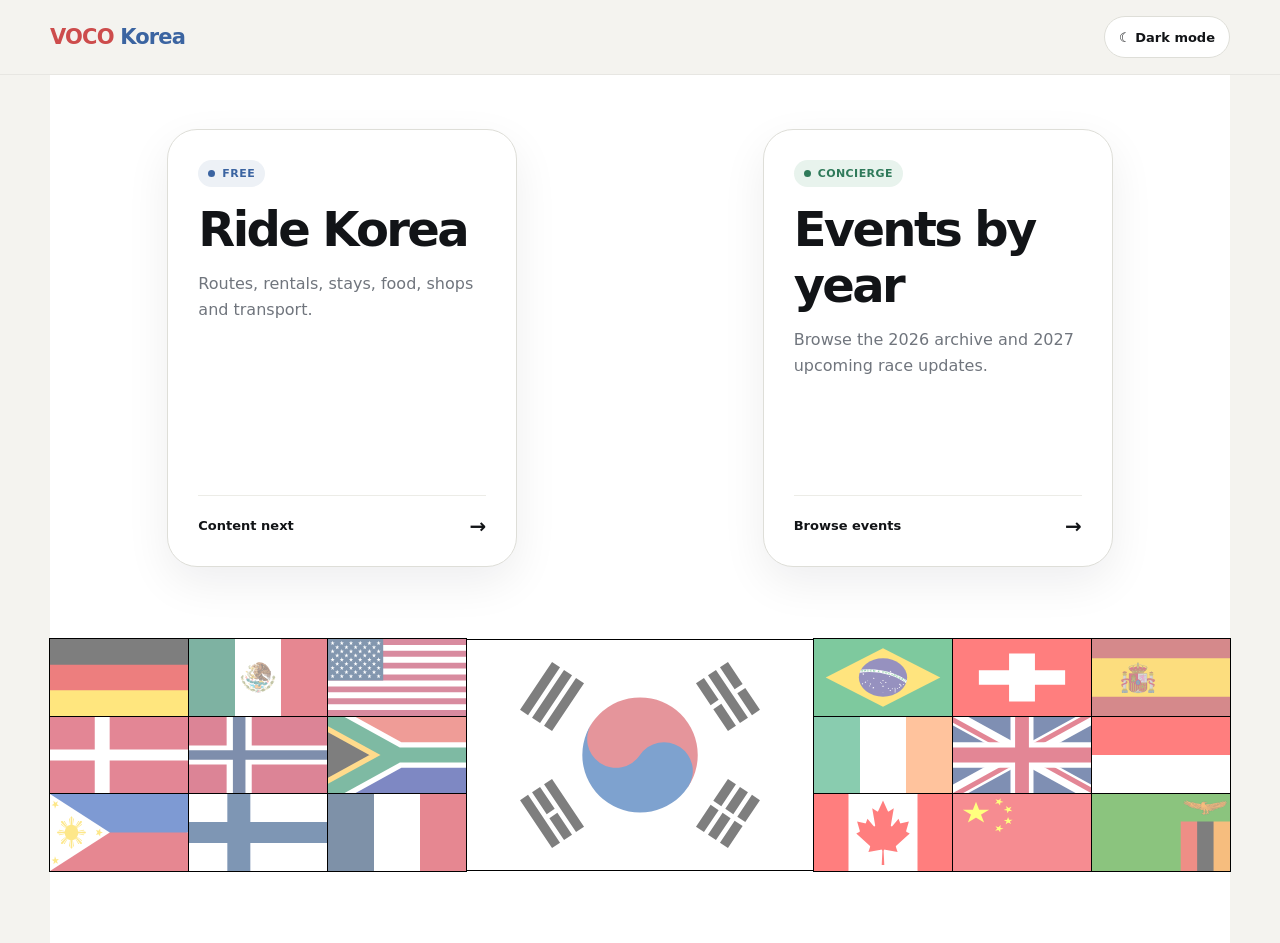
<file: index.html>
<!doctype html><html><head><meta charset="utf-8"><meta name="viewport" content="width=device-width,initial-scale=1"><title>VOCO Korea</title>
<style>
:root{
  --ink:#121417; --muted:#70757d; --paper:#f4f3ef; --card:#fff; --line:#deded8;
  --red:#cd4c4c; --blue:#3b64a1; --green:#2f7a5a; --amber:#9b6c20;
  --shadow:0 16px 45px rgba(18,20,23,.07); --radius:26px;
}
*{box-sizing:border-box}
html{scroll-behavior:smooth}
body{margin:0;background:var(--paper);color:var(--ink);font-family:Inter,ui-sans-serif,system-ui,-apple-system,BlinkMacSystemFont,"Segoe UI",sans-serif}
a{color:inherit;text-decoration:none}
button,input{font:inherit}
.wrap{width:min(1180px,calc(100% - 40px));margin:auto}
header{position:sticky;top:0;z-index:50;background:rgba(244,243,239,.91);backdrop-filter:blur(14px);border-bottom:1px solid rgba(18,20,23,.06)}
nav{height:74px;display:flex;align-items:center;justify-content:space-between;gap:24px}
.brand{font-weight:900;letter-spacing:-.04em;font-size:21px}
.brand .red{color:var(--red)} .brand .blue{color:var(--blue)}
.navlinks{display:flex;align-items:center;gap:24px;color:#555b64;font-size:14px}
.hero{padding:72px 0 28px}
.eyebrow{display:inline-flex;align-items:center;gap:8px;border:1px solid var(--line);background:#fff;border-radius:999px;padding:8px 12px;font-size:12px;font-weight:850}
.dot{width:8px;height:8px;border-radius:50%;background:var(--blue)}
h1{font-size:clamp(58px,8.5vw,108px);line-height:.9;letter-spacing:-.075em;margin:18px 0 21px}
h1 span{color:var(--blue)}
.lead{max-width:760px;color:var(--muted);font-size:18px;line-height:1.65;margin:0}
.archive-section{padding:32px 0 86px}
.year-nav{display:flex;gap:10px;align-items:center;margin:10px 0 26px;position:sticky;top:88px;z-index:30;width:max-content;padding:6px;border:1px solid var(--line);border-radius:17px;background:rgba(255,255,255,.92);backdrop-filter:blur(12px);box-shadow:0 8px 26px rgba(18,20,23,.06)}
.year-btn{border:0;background:transparent;color:#737981;border-radius:12px;padding:11px 18px;cursor:pointer;font-weight:900;font-size:14px}
.year-btn.active{background:var(--ink);color:#fff}
.year-panel{display:none}
.year-panel.active{display:block;animation:fade .18s ease}
@keyframes fade{from{opacity:.2;transform:translateY(4px)}to{opacity:1;transform:none}}
.year-head{display:flex;align-items:end;justify-content:space-between;gap:28px;margin-bottom:24px}
.year-head h2{font-size:46px;letter-spacing:-.055em;margin:0}
.year-head p{margin:0;max-width:575px;color:var(--muted);line-height:1.55}
.summary{display:flex;gap:8px;flex-wrap:wrap;margin-top:14px}
.summary span{padding:7px 10px;background:#e9e8e2;border-radius:999px;color:#666b72;font-size:11px;font-weight:850}
.cards{display:grid;grid-template-columns:repeat(3,1fr);gap:18px}
.card{min-height:380px;border:1px solid var(--line);border-radius:var(--radius);background:#fff;padding:25px;display:flex;flex-direction:column;justify-content:space-between;position:relative;overflow:hidden;box-shadow:0 8px 24px rgba(18,20,23,.035);transition:.2s ease}
.card:hover{transform:translateY(-4px);box-shadow:var(--shadow)}
.card:before{content:"";position:absolute;width:165px;height:165px;border:3px solid var(--blue);border-radius:50%;right:-76px;top:-76px;opacity:.075;box-shadow:0 0 0 32px var(--blue),0 0 0 64px var(--blue)}
.card-top,.card-bottom{position:relative;z-index:1}
.status{display:inline-flex;align-items:center;gap:7px;border-radius:999px;padding:7px 10px;font-size:11px;font-weight:900;letter-spacing:.04em;text-transform:uppercase;background:#f1f1ed;color:#555b63}
.status.returning{background:#e8f3ed;color:var(--green)}
.status.tba{background:#f7f0e2;color:var(--amber)}
.status.archive{background:#edf1f6;color:var(--blue)}
.status i{width:7px;height:7px;border-radius:50%;background:currentColor}
.place{margin-top:18px;font-size:12px;color:#777c84;font-weight:850;text-transform:uppercase;letter-spacing:.07em}
.card h3{font-size:27px;letter-spacing:-.045em;line-height:1.06;margin:8px 0 12px}
.meta{display:grid;gap:8px;margin-top:18px}
.row{display:flex;justify-content:space-between;gap:18px;border-top:1px solid #ecece7;padding-top:9px;font-size:13px}
.row span{color:var(--muted)}
.row b{text-align:right}
.note{margin-top:16px;background:#f6f6f2;border-radius:14px;padding:12px 13px;font-size:12px;line-height:1.48;color:#60666e}
.btnrow{display:flex;gap:8px;flex-wrap:wrap;margin-top:23px}
.btn{min-height:45px;padding:0 16px;border-radius:14px;border:1px solid var(--ink);background:var(--ink);color:#fff;display:inline-flex;align-items:center;justify-content:center;font-size:13px;font-weight:850;cursor:pointer}
.btn.secondary{background:#fff;color:var(--ink);border-color:var(--line)}
.prototype{font-size:11px;color:#8a8f96;margin-top:9px}
.info-strip{margin-top:34px;border:1px solid var(--line);background:#ecebe6;border-radius:22px;padding:20px;display:flex;justify-content:space-between;gap:24px}
.info-strip strong{font-size:14px}
.info-strip p{margin:4px 0 0;color:#686e76;font-size:12px;line-height:1.5;max-width:760px}
footer{padding:24px 0 55px;color:#81868d;font-size:12px}
.modal{position:fixed;inset:0;background:rgba(15,17,20,.55);z-index:100;display:none;align-items:center;justify-content:center;padding:20px}
.modal.open{display:flex}
.modalbox{width:min(500px,100%);background:#fff;border-radius:24px;padding:26px;box-shadow:0 30px 80px rgba(0,0,0,.25)}
.modalbox h3{margin:0 0 8px;font-size:28px;letter-spacing:-.04em}
.modalbox p{margin:0 0 20px;color:var(--muted);line-height:1.55}
.close{float:right;border:0;background:#f0f0ec;border-radius:10px;width:36px;height:36px;cursor:pointer;font-size:18px}
.emailrow{display:flex;gap:8px}
.emailrow input{flex:1;min-width:0;height:44px;border:1px solid #d8d9d6;border-radius:12px;padding:0 12px;background:#fff}
.small{font-size:11px;color:#7c8188;margin-top:8px}
@media(max-width:960px){.cards{grid-template-columns:1fr 1fr}.navlinks{display:none}}
@media(max-width:640px){
 .wrap{width:min(100% - 24px,1180px)} .cards{grid-template-columns:1fr}
 .year-head{display:block}.year-head p{margin-top:10px}.year-nav{top:82px}
 .info-strip{display:block}.emailrow{display:grid}
}


.landing{min-height:calc(100vh - 74px);padding:54px 0 72px;background:#fff}
.landing-shell{width:100%}
.choices{display:flex;align-items:center;justify-content:space-between;gap:clamp(40px,10vw,150px);margin:0 auto 64px}
.choice{width:min(350px,34vw);aspect-ratio:4/5;min-height:0;background:#fff;border:1px solid var(--line);border-radius:30px;padding:30px;display:flex;flex-direction:column;justify-content:space-between;box-shadow:var(--shadow);transition:.2s ease}
.choice:hover{transform:translateY(-5px);box-shadow:0 20px 56px rgba(18,20,23,.11)}
.choice h2{font-size:clamp(34px,4vw,48px);letter-spacing:-.055em;margin:14px 0 14px}
.choice p{color:var(--muted);line-height:1.6;margin:0}
.choice-foot{display:flex;align-items:center;justify-content:space-between;gap:12px;padding-top:20px;border-top:1px solid #ecece7;font-size:13px;font-weight:900}
.choice-foot span:last-child{font-size:20px;line-height:1}
/* All surrounding flags share a 1.8:1 box; Korea is three times taller. */
.flag-stage{width:100%;padding-top:8px;container-type:inline-size}
.flag-mosaic{--flag-height:calc((100cqw - 6px) / 15.3);display:flex;align-items:center;justify-content:center;gap:1px;width:100%}
.flag-side{display:flex;flex-direction:column;gap:1px;flex-shrink:0}
.flag-row{display:flex;align-items:center;justify-content:center;gap:1px}
.flag-cell{flex-shrink:0;width:calc(var(--flag-height) * 1.8);height:var(--flag-height)}
.flag-cell img{display:block;width:100%;height:100%;object-fit:fill;opacity:.5}
.flag-center{flex-shrink:0}
.flag-korea{display:block;height:calc(var(--flag-height) * 3);width:auto;max-width:none;opacity:.5}
:root:not([data-theme="dark"]) :is(.flag-cell,.flag-center){outline:1px solid #000}
@media(max-width:760px){
 .landing{padding:34px 0 54px}
 .choices{gap:16px;margin-bottom:44px}
 .choice{width:calc(50% - 8px);padding:20px;border-radius:24px}
 .choice h2{font-size:30px}
 .choice p{font-size:13px}
 .choice-foot{font-size:11px}
}
@media(max-width:520px){
 .choices{align-items:stretch}
 .choice{padding:16px;border-radius:20px}
 .choice h2{font-size:25px}
 .choice p{display:none}
 .status{font-size:9px;padding:6px 8px}
}
</style><link rel="stylesheet" href="assets/theme.css">
<script src="assets/theme.js"></script>
</head><body>
<header><div class="wrap"><nav><div class="brand"><span class="red">VOCO</span> <span class="blue">Korea</span></div><button type="button" class="theme-toggle" data-theme-toggle aria-label="Dark mode" aria-pressed="false">☾ Dark mode</button>
</nav></div></header>
<main class="wrap landing"><div class="landing-shell">
<div class="choices" style="justify-content: space-evenly;">
  <div class="choice">
    <div><div class="status archive"><i></i>FREE</div><h2>Ride Korea</h2><p>Routes, rentals, stays, food, shops and transport.</p></div>
    <div class="choice-foot"><span>Content next</span><span>→</span></div>
  </div>
  <a class="choice" href="race-support.html">
    <div><div class="status returning"><i></i>CONCIERGE</div><h2>Events by year</h2><p>Browse the 2026 archive and 2027 upcoming race updates.</p></div>
    <div class="choice-foot"><span>Browse events</span><span>→</span></div>
  </a>
</div>

<section class="flag-stage" aria-label="Seorak Granfondo participating countries">
  <div class="flag-mosaic">
    <div class="flag-side flag-left">
      <div class="flag-row"><div class="flag-cell"><img src="assets/flags/de.svg" alt="Germany"></div><div class="flag-cell"><img src="assets/flags/mx.svg" alt="Mexico"></div><div class="flag-cell"><img src="assets/flags/us.svg" alt="United States"></div></div>
      <div class="flag-row"><div class="flag-cell"><img src="assets/flags/dk.svg" alt="Denmark"></div><div class="flag-cell"><img src="assets/flags/no.svg" alt="Norway"></div><div class="flag-cell"><img src="assets/flags/za.svg" alt="South Africa"></div></div>
      <div class="flag-row"><div class="flag-cell"><img src="assets/flags/ph.svg" alt="Philippines"></div><div class="flag-cell"><img src="assets/flags/fi.svg" alt="Finland"></div><div class="flag-cell"><img src="assets/flags/fr.svg" alt="France"></div></div>

    </div>
    <div class="flag-center"><img class="flag-korea" src="assets/flags/kr.svg" alt="South Korea"></div>
    <div class="flag-side flag-right">
      <div class="flag-row"><div class="flag-cell"><img src="assets/flags/br.svg" alt="Brazil"></div><div class="flag-cell"><img src="assets/flags/ch.svg" alt="Switzerland"></div><div class="flag-cell"><img src="assets/flags/es.svg" alt="Spain"></div></div>
      <div class="flag-row"><div class="flag-cell"><img src="assets/flags/ie.svg" alt="Ireland"></div><div class="flag-cell"><img src="assets/flags/gb.svg" alt="United Kingdom"></div><div class="flag-cell"><img src="assets/flags/id.svg" alt="Indonesia"></div></div>
      <div class="flag-row"><div class="flag-cell"><img src="assets/flags/ca.svg" alt="Canada"></div><div class="flag-cell"><img src="assets/flags/cn.svg" alt="China"></div><div class="flag-cell"><img src="assets/flags/zm.svg" alt="Zambia"></div></div>

    </div>
  </div>
</section>
</div></main></body></html>
</file>
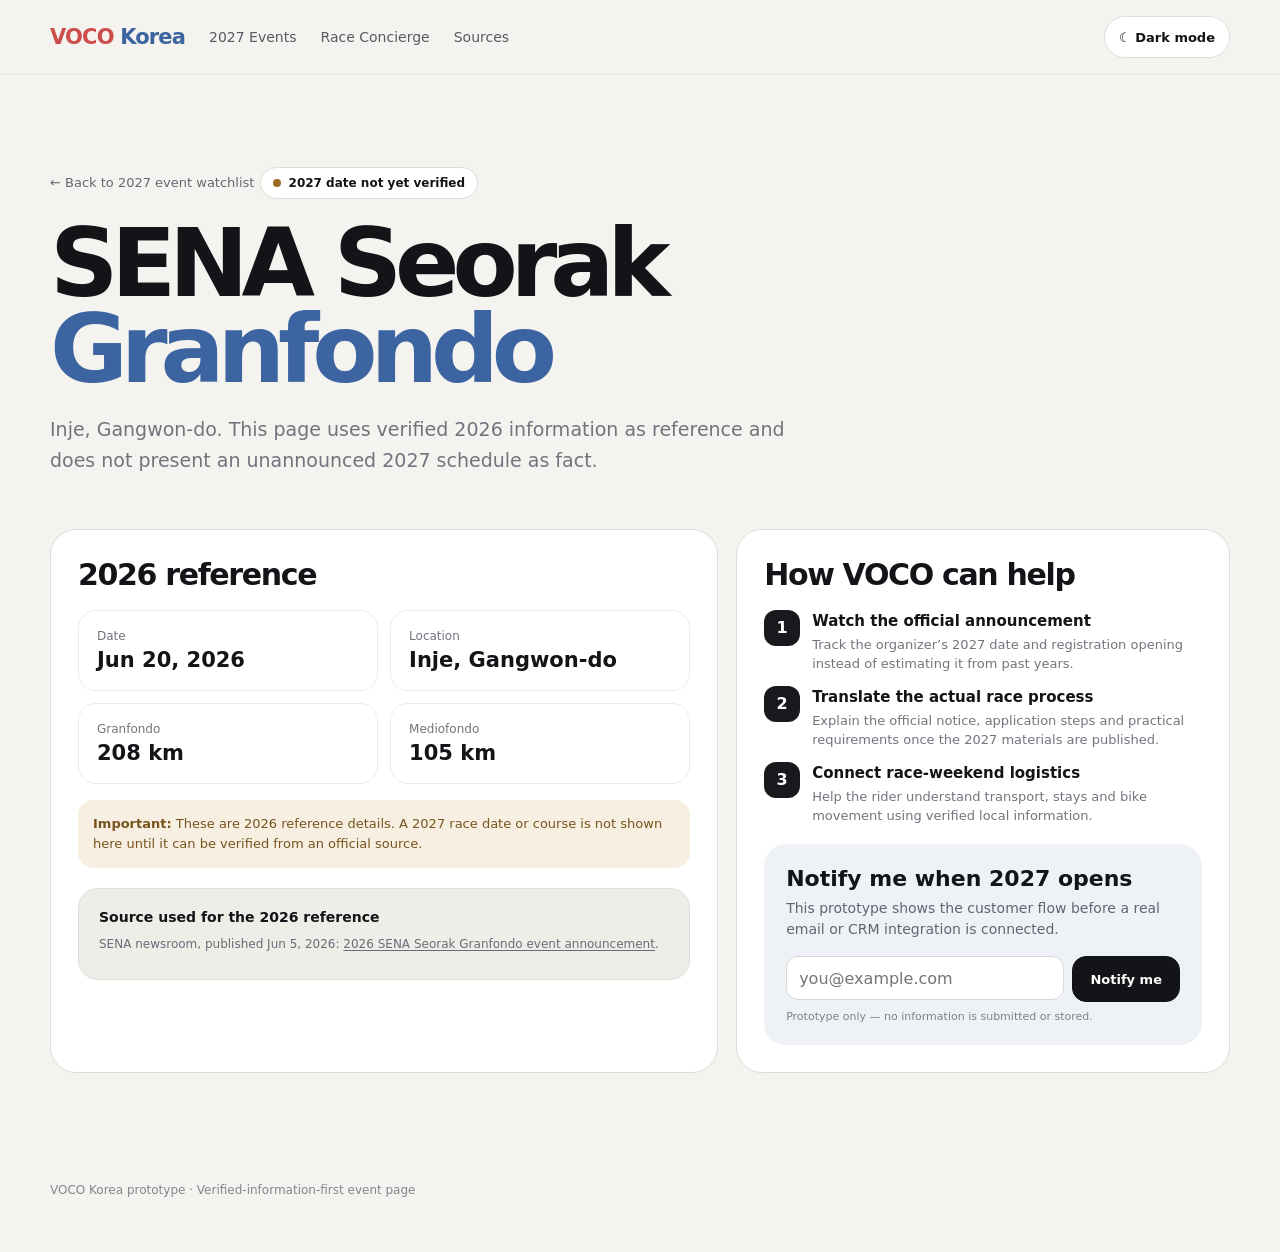
<file: event-seorak.html>
<!doctype html>
<html lang="en"><head><meta charset="utf-8"><meta name="viewport" content="width=device-width,initial-scale=1">
<title>Seorak Granfondo — VOCO Korea</title><style>
:root{
  --ink:#121417; --muted:#70757d; --paper:#f4f3ef; --card:#fff; --line:#deded8;
  --red:#cd4c4c; --blue:#3b64a1; --green:#2f7a5a; --amber:#9b6c20;
  --shadow:0 16px 45px rgba(18,20,23,.07); --radius:26px;
}
*{box-sizing:border-box}
html{scroll-behavior:smooth}
body{margin:0;background:var(--paper);color:var(--ink);font-family:Inter,ui-sans-serif,system-ui,-apple-system,BlinkMacSystemFont,"Segoe UI",sans-serif}
a{color:inherit;text-decoration:none}
button,input{font:inherit}
.wrap{width:min(1180px,calc(100% - 40px));margin:auto}
header{position:sticky;top:0;z-index:50;background:rgba(244,243,239,.9);backdrop-filter:blur(14px);border-bottom:1px solid rgba(18,20,23,.06)}
nav{height:74px;display:flex;align-items:center;justify-content:space-between;gap:24px}
.brand{font-weight:900;letter-spacing:-.04em;font-size:21px}
.brand .red{color:var(--red)} .brand .blue{color:var(--blue)}
.navlinks{display:flex;align-items:center;gap:24px;color:#555b64;font-size:14px}
.navlinks a:hover{color:#111}
.pill{display:inline-flex;align-items:center;gap:8px;border:1px solid var(--line);background:#fff;border-radius:999px;padding:8px 12px;font-size:12px;font-weight:800}
.dot{width:8px;height:8px;border-radius:50%;display:inline-block;background:var(--amber)}
.hero{padding:76px 0 46px}
.hero-grid{display:grid;grid-template-columns:1.1fr .9fr;gap:48px;align-items:end}
h1{margin:18px 0 22px;font-size:clamp(58px,8.7vw,110px);line-height:.9;letter-spacing:-.075em}
h1 span{color:var(--blue)}
.lead{font-size:19px;line-height:1.65;color:var(--muted);max-width:760px;margin:0}
.hero-panel{border:1px solid var(--line);background:#fff;border-radius:28px;padding:28px;box-shadow:var(--shadow)}
.hero-panel strong{font-size:18px;display:block;margin-bottom:8px}
.hero-panel p{margin:0;color:var(--muted);line-height:1.55}
.status-legend{display:grid;gap:10px;margin-top:22px}
.legend-row{display:flex;gap:10px;align-items:flex-start;font-size:13px;color:#555b64}
.legend-row b{color:var(--ink)}
.swatch{width:11px;height:11px;margin-top:4px;border-radius:50%;flex:0 0 auto}
.swatch.green{background:var(--green)} .swatch.amber{background:var(--amber)}
.section{padding:42px 0 86px}
.section-head{display:flex;align-items:end;justify-content:space-between;gap:30px;margin-bottom:28px}
.section-head h2{font-size:45px;letter-spacing:-.055em;margin:0}
.section-head p{max-width:570px;color:var(--muted);line-height:1.6;margin:0}
.cards{display:grid;grid-template-columns:repeat(3,1fr);gap:18px}
.card{min-height:375px;border:1px solid var(--line);border-radius:var(--radius);background:#fff;padding:25px;display:flex;flex-direction:column;justify-content:space-between;box-shadow:0 8px 24px rgba(18,20,23,.035);transition:.2s ease;overflow:hidden;position:relative}
.card:hover{transform:translateY(-4px);box-shadow:var(--shadow)}
.card:before{content:"";position:absolute;width:170px;height:170px;border:3px solid var(--blue);border-radius:50%;right:-78px;top:-78px;opacity:.08;box-shadow:0 0 0 32px var(--blue),0 0 0 64px var(--blue)}
.card-top,.card-bottom{position:relative;z-index:1}
.status{display:inline-flex;align-items:center;gap:7px;border-radius:999px;padding:7px 10px;font-size:11px;font-weight:900;letter-spacing:.045em;text-transform:uppercase;background:#f2f2ee}
.status.returning{background:#e9f3ee;color:var(--green)}
.status.unverified{background:#f7f0e2;color:var(--amber)}
.status .mini-dot{width:7px;height:7px;border-radius:50%;background:currentColor}
.place{margin-top:18px;font-size:12px;color:#747a82;font-weight:800;text-transform:uppercase;letter-spacing:.07em}
.card h3{font-size:28px;letter-spacing:-.045em;line-height:1.05;margin:8px 0 12px}
.meta{display:grid;gap:9px;margin:18px 0 0}
.meta-row{display:flex;justify-content:space-between;gap:18px;border-top:1px solid #ecece7;padding-top:9px;font-size:13px}
.meta-row span{color:var(--muted)}
.meta-row b{text-align:right}
.note{margin-top:17px;border-radius:14px;background:#f6f6f2;padding:12px 13px;font-size:12px;line-height:1.45;color:#5f656e}
.card-bottom{margin-top:24px}
.btn{min-height:46px;padding:0 17px;border-radius:14px;border:1px solid var(--ink);background:var(--ink);color:white;display:inline-flex;align-items:center;justify-content:center;font-size:13px;font-weight:850;cursor:pointer}
.btn.secondary{background:#fff;color:var(--ink);border-color:var(--line)}
.btnrow{display:flex;gap:9px;flex-wrap:wrap}
.prototype{font-size:11px;color:#8a8e95;margin-top:9px}
.insight{background:#17191d;color:#fff;border-radius:32px;padding:42px;display:grid;grid-template-columns:1fr 1fr;gap:36px;align-items:start}
.insight h2{font-size:42px;line-height:1.02;letter-spacing:-.055em;margin:0}
.insight p{color:#c8cbd0;line-height:1.65;margin:0}
.friction{display:grid;gap:10px;margin-top:22px}
.friction div{padding:13px 15px;border-radius:14px;background:#24272d;font-size:13px;color:#e5e7eb}
.friction b{color:#fff}
.sourcebox{margin-top:24px;padding:20px;border:1px solid var(--line);border-radius:20px;background:#eeede8}
.sourcebox h4{margin:0 0 10px;font-size:14px}
.sourcebox p{margin:6px 0;color:#666d76;font-size:12px;line-height:1.5}
.sourcebox a{text-decoration:underline;text-underline-offset:2px}
footer{padding:24px 0 55px;color:#81868d;font-size:12px}
.detail-hero{padding:70px 0 36px}
.back{font-size:13px;color:#626871}
.detail-title{font-size:clamp(54px,8vw,95px);line-height:.9;letter-spacing:-.075em;margin:22px 0}
.detail-grid{display:grid;grid-template-columns:1.15fr .85fr;gap:18px}
.panel{border:1px solid var(--line);background:#fff;border-radius:26px;padding:27px}
.panel h2{font-size:30px;letter-spacing:-.045em;margin:0 0 18px}
.bigstat{display:grid;grid-template-columns:1fr 1fr;gap:12px}
.stat{border:1px solid #ecece7;border-radius:18px;padding:18px}
.stat span{display:block;color:var(--muted);font-size:12px;margin-bottom:5px}
.stat b{font-size:21px}
.warning{margin-top:16px;padding:14px 15px;border-radius:15px;background:#f7f0e2;color:#77531d;font-size:13px;line-height:1.55}
.steps{display:grid;gap:12px}
.step{display:grid;grid-template-columns:36px 1fr;gap:12px;align-items:start}
.stepno{width:36px;height:36px;border-radius:12px;background:#17191d;color:#fff;display:grid;place-items:center;font-weight:900}
.step h4{margin:2px 0 5px;font-size:15px}
.step p{margin:0;color:var(--muted);font-size:13px;line-height:1.5}
.helpbox{margin-top:18px;border-radius:22px;background:#eef2f7;padding:22px}
.helpbox h3{margin:0 0 7px;font-size:22px}
.helpbox p{margin:0 0 15px;color:#5f6670;line-height:1.55;font-size:14px}
.emailrow{display:flex;gap:8px}
.emailrow input{flex:1;min-width:0;height:44px;border:1px solid #d8d9d6;border-radius:12px;padding:0 12px;background:#fff}
.small{font-size:11px;color:#7c8188;margin-top:8px}
.modal{position:fixed;inset:0;background:rgba(15,17,20,.55);z-index:100;display:none;align-items:center;justify-content:center;padding:20px}
.modal.open{display:flex}
.modalbox{width:min(500px,100%);background:#fff;border-radius:24px;padding:26px;box-shadow:0 30px 80px rgba(0,0,0,.25)}
.modalbox h3{margin:0 0 8px;font-size:28px;letter-spacing:-.04em}
.modalbox p{margin:0 0 20px;color:var(--muted);line-height:1.55}
.close{float:right;border:0;background:#f0f0ec;border-radius:10px;width:36px;height:36px;cursor:pointer;font-size:18px}
.landing{min-height:calc(100vh - 74px);display:grid;place-items:center;padding:58px 0 80px}
.choicegrid{display:grid;grid-template-columns:1fr 1fr;gap:20px;margin-top:34px}
.choice{min-height:400px;border:1px solid var(--line);background:#fff;border-radius:30px;padding:32px;display:flex;flex-direction:column;justify-content:space-between;box-shadow:var(--shadow)}
.choice h2{font-size:49px;letter-spacing:-.055em;margin:13px 0 10px}
.choice p{color:var(--muted);line-height:1.6;max-width:470px}
@media(max-width:960px){.hero-grid,.detail-grid,.insight{grid-template-columns:1fr}.cards{grid-template-columns:1fr 1fr}.navlinks{display:none}}
@media(max-width:760px){.choicegrid{grid-template-columns:1fr}}
@media(max-width:640px){.wrap{width:min(100% - 24px,1180px)}.cards{grid-template-columns:1fr}.section-head{display:block}.section-head p{margin-top:12px}.card{min-height:340px}.insight{padding:28px}.emailrow{display:grid}}
</style><link rel="stylesheet" href="assets/theme.css">
<script src="assets/theme.js"></script>
</head>
<body>
<header><div class="wrap"><nav>
<a class="brand" href="race-support.html"><span class="red">VOCO</span> <span class="blue">Korea</span></a>
<div class="navlinks"><a href="race-support.html">2027 Events</a><a href="#support">Race Concierge</a><a href="#sources">Sources</a></div>
<button type="button" class="theme-toggle" data-theme-toggle aria-label="Dark mode" aria-pressed="false">☾ Dark mode</button>
</nav></div></header>
<main class="wrap">
<section class="detail-hero">
<a class="back" href="race-support.html">← Back to 2027 event watchlist</a>
<div class="pill" style="margin-top:22px"><span class="dot"></span> 2027 date not yet verified</div>
<h1 class="detail-title">SENA Seorak<br><span>Granfondo</span></h1>
<p class="lead">Inje, Gangwon-do. This page uses verified 2026 information as reference and does not present an unannounced 2027 schedule as fact.</p>
</section>
<section class="section" style="padding-top:16px">
<div class="detail-grid">
<div class="panel">
<h2>2026 reference</h2>
<div class="bigstat">
<div class="stat"><span>Date</span><b>Jun 20, 2026</b></div>
<div class="stat"><span>Location</span><b>Inje, Gangwon-do</b></div>
<div class="stat"><span>Granfondo</span><b>208 km</b></div>
<div class="stat"><span>Mediofondo</span><b>105 km</b></div>
</div>
<div class="warning"><b>Important:</b> These are 2026 reference details. A 2027 race date or course is not shown here until it can be verified from an official source.</div>
<div class="sourcebox" id="sources" style="margin-top:20px">
<h4>Source used for the 2026 reference</h4>
<p>SENA newsroom, published Jun 5, 2026: <a href="https://www.sena.co.kr/news/?keyword=2026&mod=document&uid=208" target="_blank" rel="noreferrer">2026 SENA Seorak Granfondo event announcement</a>.</p>
</div></div>
<aside class="panel" id="support">
<h2>How VOCO can help</h2>
<div class="steps">
<div class="step"><div class="stepno">1</div><div><h4>Watch the official announcement</h4><p>Track the organizer’s 2027 date and registration opening instead of estimating it from past years.</p></div></div>
<div class="step"><div class="stepno">2</div><div><h4>Translate the actual race process</h4><p>Explain the official notice, application steps and practical requirements once the 2027 materials are published.</p></div></div>
<div class="step"><div class="stepno">3</div><div><h4>Connect race-weekend logistics</h4><p>Help the rider understand transport, stays and bike movement using verified local information.</p></div></div>
</div>
<div class="helpbox">
<h3>Notify me when 2027 opens</h3>
<p>This prototype shows the customer flow before a real email or CRM integration is connected.</p>
<div class="emailrow"><input type="email" placeholder="you@example.com"><button class="btn" id="fakeSubmit">Notify me</button></div>
<div class="small" id="formMsg">Prototype only — no information is submitted or stored.</div>
</div>
</aside></div></section></main>
<footer><div class="wrap">VOCO Korea prototype · Verified-information-first event page</div></footer>
<script>
document.getElementById('fakeSubmit').addEventListener('click',()=>{
  document.getElementById('formMsg').textContent='Prototype only — connect this button to your email/CRM later.';
});
</script></body></html>
</file>
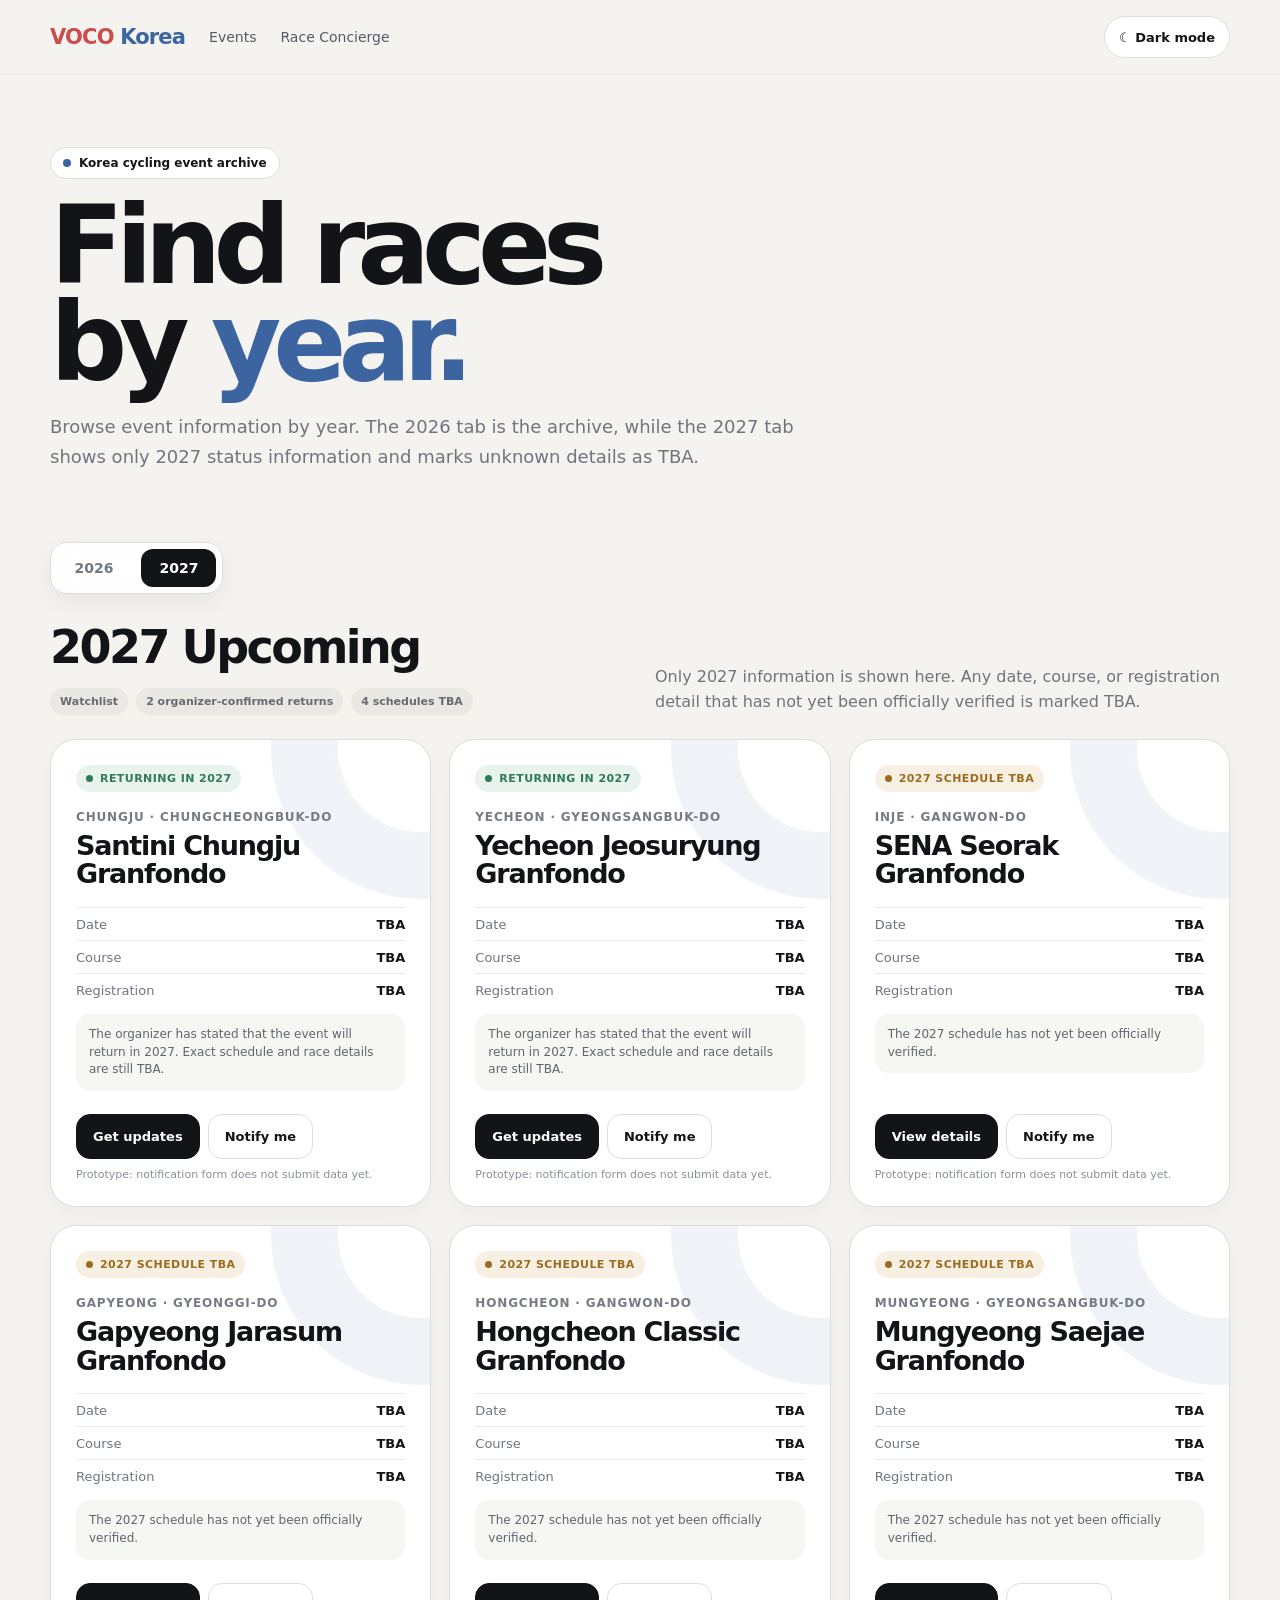
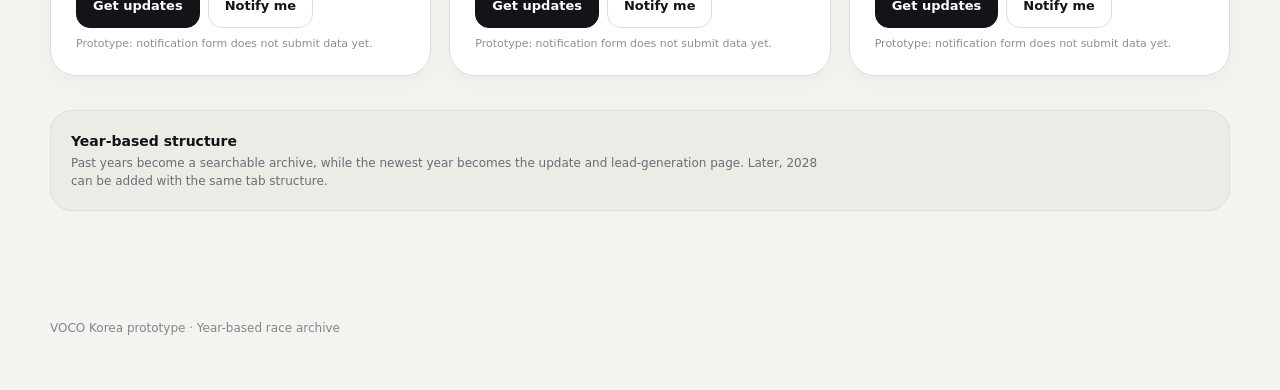
<file: race-support.html>
<!doctype html>
<html lang="en">
<head>
<meta charset="utf-8"><meta name="viewport" content="width=device-width,initial-scale=1">
<title>VOCO Korea — Event Archive</title>
<style>
:root{
  --ink:#121417; --muted:#70757d; --paper:#f4f3ef; --card:#fff; --line:#deded8;
  --red:#cd4c4c; --blue:#3b64a1; --green:#2f7a5a; --amber:#9b6c20;
  --shadow:0 16px 45px rgba(18,20,23,.07); --radius:26px;
}
*{box-sizing:border-box}
html{scroll-behavior:smooth}
body{margin:0;background:var(--paper);color:var(--ink);font-family:Inter,ui-sans-serif,system-ui,-apple-system,BlinkMacSystemFont,"Segoe UI",sans-serif}
a{color:inherit;text-decoration:none}
button,input{font:inherit}
.wrap{width:min(1180px,calc(100% - 40px));margin:auto}
header{position:sticky;top:0;z-index:50;background:rgba(244,243,239,.91);backdrop-filter:blur(14px);border-bottom:1px solid rgba(18,20,23,.06)}
nav{height:74px;display:flex;align-items:center;justify-content:space-between;gap:24px}
.brand{font-weight:900;letter-spacing:-.04em;font-size:21px}
.brand .red{color:var(--red)} .brand .blue{color:var(--blue)}
.navlinks{display:flex;align-items:center;gap:24px;color:#555b64;font-size:14px}
.hero{padding:72px 0 28px}
.eyebrow{display:inline-flex;align-items:center;gap:8px;border:1px solid var(--line);background:#fff;border-radius:999px;padding:8px 12px;font-size:12px;font-weight:850}
.dot{width:8px;height:8px;border-radius:50%;background:var(--blue)}
h1{font-size:clamp(58px,8.5vw,108px);line-height:.9;letter-spacing:-.075em;margin:18px 0 21px}
h1 span{color:var(--blue)}
.lead{max-width:760px;color:var(--muted);font-size:18px;line-height:1.65;margin:0}
.archive-section{padding:32px 0 86px}
.year-nav{display:flex;gap:10px;align-items:center;margin:10px 0 26px;position:sticky;top:88px;z-index:30;width:max-content;padding:6px;border:1px solid var(--line);border-radius:17px;background:rgba(255,255,255,.92);backdrop-filter:blur(12px);box-shadow:0 8px 26px rgba(18,20,23,.06)}
.year-btn{border:0;background:transparent;color:#737981;border-radius:12px;padding:11px 18px;cursor:pointer;font-weight:900;font-size:14px}
.year-btn.active{background:var(--ink);color:#fff}
.year-panel{display:none}
.year-panel.active{display:block;animation:fade .18s ease}
@keyframes fade{from{opacity:.2;transform:translateY(4px)}to{opacity:1;transform:none}}
.year-head{display:flex;align-items:end;justify-content:space-between;gap:28px;margin-bottom:24px}
.year-head h2{font-size:46px;letter-spacing:-.055em;margin:0}
.year-head p{margin:0;max-width:575px;color:var(--muted);line-height:1.55}
.summary{display:flex;gap:8px;flex-wrap:wrap;margin-top:14px}
.summary span{padding:7px 10px;background:#e9e8e2;border-radius:999px;color:#666b72;font-size:11px;font-weight:850}
.cards{display:grid;grid-template-columns:repeat(3,1fr);gap:18px}
.card{min-height:380px;border:1px solid var(--line);border-radius:var(--radius);background:#fff;padding:25px;display:flex;flex-direction:column;justify-content:space-between;position:relative;overflow:hidden;box-shadow:0 8px 24px rgba(18,20,23,.035);transition:.2s ease}
.card:hover{transform:translateY(-4px);box-shadow:var(--shadow)}
.card:before{content:"";position:absolute;width:165px;height:165px;border:3px solid var(--blue);border-radius:50%;right:-76px;top:-76px;opacity:.075;box-shadow:0 0 0 32px var(--blue),0 0 0 64px var(--blue)}
.card-top,.card-bottom{position:relative;z-index:1}
.status{display:inline-flex;align-items:center;gap:7px;border-radius:999px;padding:7px 10px;font-size:11px;font-weight:900;letter-spacing:.04em;text-transform:uppercase;background:#f1f1ed;color:#555b63}
.status.returning{background:#e8f3ed;color:var(--green)}
.status.tba{background:#f7f0e2;color:var(--amber)}
.status.archive{background:#edf1f6;color:var(--blue)}
.status i{width:7px;height:7px;border-radius:50%;background:currentColor}
.place{margin-top:18px;font-size:12px;color:#777c84;font-weight:850;text-transform:uppercase;letter-spacing:.07em}
.card h3{font-size:27px;letter-spacing:-.045em;line-height:1.06;margin:8px 0 12px}
.meta{display:grid;gap:8px;margin-top:18px}
.row{display:flex;justify-content:space-between;gap:18px;border-top:1px solid #ecece7;padding-top:9px;font-size:13px}
.row span{color:var(--muted)}
.row b{text-align:right}
.note{margin-top:16px;background:#f6f6f2;border-radius:14px;padding:12px 13px;font-size:12px;line-height:1.48;color:#60666e}
.btnrow{display:flex;gap:8px;flex-wrap:wrap;margin-top:23px}
.btn{min-height:45px;padding:0 16px;border-radius:14px;border:1px solid var(--ink);background:var(--ink);color:#fff;display:inline-flex;align-items:center;justify-content:center;font-size:13px;font-weight:850;cursor:pointer}
.btn.secondary{background:#fff;color:var(--ink);border-color:var(--line)}
.prototype{font-size:11px;color:#8a8f96;margin-top:9px}
.info-strip{margin-top:34px;border:1px solid var(--line);background:#ecebe6;border-radius:22px;padding:20px;display:flex;justify-content:space-between;gap:24px}
.info-strip strong{font-size:14px}
.info-strip p{margin:4px 0 0;color:#686e76;font-size:12px;line-height:1.5;max-width:760px}
footer{padding:24px 0 55px;color:#81868d;font-size:12px}
.modal{position:fixed;inset:0;background:rgba(15,17,20,.55);z-index:100;display:none;align-items:center;justify-content:center;padding:20px}
.modal.open{display:flex}
.modalbox{width:min(500px,100%);background:#fff;border-radius:24px;padding:26px;box-shadow:0 30px 80px rgba(0,0,0,.25)}
.modalbox h3{margin:0 0 8px;font-size:28px;letter-spacing:-.04em}
.modalbox p{margin:0 0 20px;color:var(--muted);line-height:1.55}
.close{float:right;border:0;background:#f0f0ec;border-radius:10px;width:36px;height:36px;cursor:pointer;font-size:18px}
.emailrow{display:flex;gap:8px}
.emailrow input{flex:1;min-width:0;height:44px;border:1px solid #d8d9d6;border-radius:12px;padding:0 12px;background:#fff}
.small{font-size:11px;color:#7c8188;margin-top:8px}
@media(max-width:960px){.cards{grid-template-columns:1fr 1fr}.navlinks{display:none}}
@media(max-width:640px){
 .wrap{width:min(100% - 24px,1180px)} .cards{grid-template-columns:1fr}
 .year-head{display:block}.year-head p{margin-top:10px}.year-nav{top:82px}
 .info-strip{display:block}.emailrow{display:grid}
}
</style>
<link rel="stylesheet" href="assets/theme.css">
<script src="assets/theme.js"></script>
</head>
<body>
<header><div class="wrap"><nav>
<a class="brand" href="index.html"><span class="red">VOCO</span> <span class="blue">Korea</span></a>
<div class="navlinks"><a href="#events">Events</a><a href="event-seorak.html">Race Concierge</a></div>
<button type="button" class="theme-toggle" data-theme-toggle aria-label="Dark mode" aria-pressed="false">☾ Dark mode</button>
</nav></div></header>

<main><div class="wrap">
<section class="hero">
 <div class="eyebrow"><span class="dot"></span> Korea cycling event archive</div>
 <h1>Find races<br>by <span>year.</span></h1>
 <p class="lead">Browse event information by year. The 2026 tab is the archive, while the 2027 tab shows only 2027 status information and marks unknown details as TBA.</p>
</section>

<section class="archive-section" id="events">
 <div class="year-nav" role="tablist" aria-label="Event year">
  <button class="year-btn" data-year="2026">2026</button>
  <button class="year-btn active" data-year="2027">2027</button>
 </div>

 <div class="year-panel" id="year-2026">
  <div class="year-head">
   <div>
    <h2>2026 Events</h2>
    <div class="summary"><span>Archive</span><span>6 selected events</span></div>
   </div>
   <p>Historical event information collected from the official organizer or registration pages used in this MVP. No unverified result or attendance claims are added.</p>
  </div>
  <div class="cards">
<article class="card">
 <div class="card-top">
  <div class="status archive"><i></i>2026 event</div>
  <div class="place">Inje · Gangwon-do</div>
  <h3>SENA Seorak Granfondo</h3>
  <div class="meta">
   <div class="row"><span>2026 date</span><b>Jun 20, 2026</b></div>
   <div class="row"><span>Course</span><b>208 km / 105 km</b></div>
  </div>
  <div class="note">Verified 2026 event date and course reference.</div>
 </div>
 <div class="card-bottom"><div class="btnrow"><a class="btn" href="event-seorak.html">View details</a></div></div>
</article>


<article class="card">
 <div class="card-top">
  <div class="status archive"><i></i>2026 event</div>
  <div class="place">Yecheon · Gyeongsangbuk-do</div>
  <h3>Yecheon Jeosuryung Granfondo</h3>
  <div class="meta">
   <div class="row"><span>2026 date</span><b>Apr 18, 2026</b></div>
   <div class="row"><span>Course</span><b>103.6 km / 93.3 km</b></div>
  </div>
  <div class="note">Verified 2026 event reference from XCWORKS.</div>
 </div>
 <div class="card-bottom"><div class="btnrow"><button class="btn secondary" data-open="archive">Archive info</button></div></div>
</article>


<article class="card">
 <div class="card-top">
  <div class="status archive"><i></i>2026 event</div>
  <div class="place">Gapyeong · Gyeonggi-do</div>
  <h3>Gapyeong Jarasum Granfondo</h3>
  <div class="meta">
   <div class="row"><span>2026 date</span><b>May 9, 2026</b></div>
   <div class="row"><span>Course</span><b>Course details not shown</b></div>
  </div>
  <div class="note">Verified 2026 event date reference from XCWORKS.</div>
 </div>
 <div class="card-bottom"><div class="btnrow"><button class="btn secondary" data-open="archive">Archive info</button></div></div>
</article>


<article class="card">
 <div class="card-top">
  <div class="status archive"><i></i>2026 event</div>
  <div class="place">Hongcheon · Gangwon-do</div>
  <h3>Hongcheon Classic Granfondo</h3>
  <div class="meta">
   <div class="row"><span>2026 date</span><b>Apr 25, 2026</b></div>
   <div class="row"><span>Course</span><b>122 km / 79 km</b></div>
  </div>
  <div class="note">Verified 2026 event and registration reference from Speed Agency.</div>
 </div>
 <div class="card-bottom"><div class="btnrow"><button class="btn secondary" data-open="archive">Archive info</button></div></div>
</article>


<article class="card">
 <div class="card-top">
  <div class="status archive"><i></i>2026 event</div>
  <div class="place">Mungyeong · Gyeongsangbuk-do</div>
  <h3>Mungyeong Saejae Granfondo</h3>
  <div class="meta">
   <div class="row"><span>2026 date</span><b>Sep 5, 2026</b></div>
   <div class="row"><span>Course</span><b>152.5 km / 107.6 km</b></div>
  </div>
  <div class="note">Verified 2026 event and registration reference from Speed Agency.</div>
 </div>
 <div class="card-bottom"><div class="btnrow"><button class="btn secondary" data-open="archive">Archive info</button></div></div>
</article>


<article class="card">
 <div class="card-top">
  <div class="status archive"><i></i>2026 event</div>
  <div class="place">Chungju · Chungcheongbuk-do</div>
  <h3>Santini Chungju Granfondo</h3>
  <div class="meta">
   <div class="row"><span>2026 date</span><b>Oct 3, 2026</b></div>
   <div class="row"><span>Course</span><b>122.2 km / 96.9 km</b></div>
  </div>
  <div class="note">Verified 2026 event reference from XCWORKS.</div>
 </div>
 <div class="card-bottom"><div class="btnrow"><button class="btn secondary" data-open="archive">Archive info</button></div></div>
</article>
</div>
 </div>


 <div class="year-panel active" id="year-2027">
  <div class="year-head">
   <div>
    <h2>2027 Upcoming</h2>
    <div class="summary"><span>Watchlist</span><span>2 organizer-confirmed returns</span><span>4 schedules TBA</span></div>
   </div>
   <p>Only 2027 information is shown here. Any date, course, or registration detail that has not yet been officially verified is marked TBA.</p>
  </div>
  <div class="cards">

<article class="card">
 <div class="card-top">
  <div class="status returning"><i></i>Returning in 2027</div>
  <div class="place">Chungju · Chungcheongbuk-do</div>
  <h3>Santini Chungju Granfondo</h3>
  <div class="meta">
   <div class="row"><span>Date</span><b>TBA</b></div>
   <div class="row"><span>Course</span><b>TBA</b></div>
   <div class="row"><span>Registration</span><b>TBA</b></div>
  </div>
  <div class="note">The organizer has stated that the event will return in 2027. Exact schedule and race details are still TBA.</div>
 </div>
 <div class="card-bottom">
  <div class="btnrow"><button class="btn" data-open="notify">Get updates</button><button class="btn secondary" data-open="notify">Notify me</button></div>
  <div class="prototype">Prototype: notification form does not submit data yet.</div>
 </div>
</article>

<article class="card">
 <div class="card-top">
  <div class="status returning"><i></i>Returning in 2027</div>
  <div class="place">Yecheon · Gyeongsangbuk-do</div>
  <h3>Yecheon Jeosuryung Granfondo</h3>
  <div class="meta">
   <div class="row"><span>Date</span><b>TBA</b></div>
   <div class="row"><span>Course</span><b>TBA</b></div>
   <div class="row"><span>Registration</span><b>TBA</b></div>
  </div>
  <div class="note">The organizer has stated that the event will return in 2027. Exact schedule and race details are still TBA.</div>
 </div>
 <div class="card-bottom">
  <div class="btnrow"><button class="btn" data-open="notify">Get updates</button><button class="btn secondary" data-open="notify">Notify me</button></div>
  <div class="prototype">Prototype: notification form does not submit data yet.</div>
 </div>
</article>

<article class="card">
 <div class="card-top">
  <div class="status tba"><i></i>2027 Schedule TBA</div>
  <div class="place">Inje · Gangwon-do</div>
  <h3>SENA Seorak Granfondo</h3>
  <div class="meta">
   <div class="row"><span>Date</span><b>TBA</b></div>
   <div class="row"><span>Course</span><b>TBA</b></div>
   <div class="row"><span>Registration</span><b>TBA</b></div>
  </div>
  <div class="note">The 2027 schedule has not yet been officially verified.</div>
 </div>
 <div class="card-bottom">
  <div class="btnrow"><a class="btn" href="event-seorak.html">View details</a><button class="btn secondary" data-open="notify">Notify me</button></div>
  <div class="prototype">Prototype: notification form does not submit data yet.</div>
 </div>
</article>

<article class="card">
 <div class="card-top">
  <div class="status tba"><i></i>2027 Schedule TBA</div>
  <div class="place">Gapyeong · Gyeonggi-do</div>
  <h3>Gapyeong Jarasum Granfondo</h3>
  <div class="meta">
   <div class="row"><span>Date</span><b>TBA</b></div>
   <div class="row"><span>Course</span><b>TBA</b></div>
   <div class="row"><span>Registration</span><b>TBA</b></div>
  </div>
  <div class="note">The 2027 schedule has not yet been officially verified.</div>
 </div>
 <div class="card-bottom">
  <div class="btnrow"><button class="btn" data-open="notify">Get updates</button><button class="btn secondary" data-open="notify">Notify me</button></div>
  <div class="prototype">Prototype: notification form does not submit data yet.</div>
 </div>
</article>

<article class="card">
 <div class="card-top">
  <div class="status tba"><i></i>2027 Schedule TBA</div>
  <div class="place">Hongcheon · Gangwon-do</div>
  <h3>Hongcheon Classic Granfondo</h3>
  <div class="meta">
   <div class="row"><span>Date</span><b>TBA</b></div>
   <div class="row"><span>Course</span><b>TBA</b></div>
   <div class="row"><span>Registration</span><b>TBA</b></div>
  </div>
  <div class="note">The 2027 schedule has not yet been officially verified.</div>
 </div>
 <div class="card-bottom">
  <div class="btnrow"><button class="btn" data-open="notify">Get updates</button><button class="btn secondary" data-open="notify">Notify me</button></div>
  <div class="prototype">Prototype: notification form does not submit data yet.</div>
 </div>
</article>

<article class="card">
 <div class="card-top">
  <div class="status tba"><i></i>2027 Schedule TBA</div>
  <div class="place">Mungyeong · Gyeongsangbuk-do</div>
  <h3>Mungyeong Saejae Granfondo</h3>
  <div class="meta">
   <div class="row"><span>Date</span><b>TBA</b></div>
   <div class="row"><span>Course</span><b>TBA</b></div>
   <div class="row"><span>Registration</span><b>TBA</b></div>
  </div>
  <div class="note">The 2027 schedule has not yet been officially verified.</div>
 </div>
 <div class="card-bottom">
  <div class="btnrow"><button class="btn" data-open="notify">Get updates</button><button class="btn secondary" data-open="notify">Notify me</button></div>
  <div class="prototype">Prototype: notification form does not submit data yet.</div>
 </div>
</article>

  </div>
 </div>

 <div class="info-strip">
  <div><strong>Year-based structure</strong><p>Past years become a searchable archive, while the newest year becomes the update and lead-generation page. Later, 2028 can be added with the same tab structure.</p></div>
 </div>
</section>
</div></main>

<footer><div class="wrap">VOCO Korea prototype · Year-based race archive</div></footer>

<div class="modal" id="notify"><div class="modalbox">
 <button class="close" aria-label="Close">×</button>
 <h3>Get 2027 race updates</h3>
 <p>This is the prototype lead-capture flow. It is not connected to a database yet.</p>
 <div class="emailrow"><input type="email" placeholder="you@example.com"><button class="btn" id="fakeSubmit">Notify me</button></div>
 <div class="small" id="formMsg">Prototype only — no information is submitted or stored.</div>
</div></div>

<div class="modal" id="archive"><div class="modalbox">
 <button class="close" aria-label="Close">×</button>
 <h3>2026 archive item</h3>
 <p>Only the event information already verified for this MVP is shown. Additional detail pages can be added race by race.</p>
</div></div>

<script>
const yearButtons=[...document.querySelectorAll('.year-btn')];
const yearPanels=[...document.querySelectorAll('.year-panel')];
yearButtons.forEach(btn=>btn.addEventListener('click',()=>{
  const year=btn.dataset.year;
  yearButtons.forEach(b=>b.classList.toggle('active',b===btn));
  yearPanels.forEach(p=>p.classList.toggle('active',p.id==='year-'+year));
  history.replaceState(null,'','#'+year);
}));

function openModal(id){document.getElementById(id).classList.add('open')}
document.querySelectorAll('[data-open="notify"]').forEach(el=>el.addEventListener('click',()=>openModal('notify')));
document.querySelectorAll('[data-open="archive"]').forEach(el=>el.addEventListener('click',()=>openModal('archive')));
document.querySelectorAll('.modal').forEach(m=>{
  m.addEventListener('click',e=>{if(e.target===m) m.classList.remove('open')});
  m.querySelectorAll('.close').forEach(c=>c.addEventListener('click',()=>m.classList.remove('open')));
});
document.getElementById('fakeSubmit').addEventListener('click',()=>{
 document.getElementById('formMsg').textContent='Prototype only — connect this to your email or CRM later.';
});
if(location.hash==='#2026') document.querySelector('[data-year="2026"]').click();
</script>
</body></html>
</file>
<file: assets/theme.css>
:root { color-scheme: light; }
:root[data-theme="dark"] {
  color-scheme: dark;
  --ink: #edf0f5;
  --muted: #a9b1be;
  --paper: #111419;
  --card: #1b2028;
  --line: #363e4b;
  --red: #f28383;
  --blue: #91b8f4;
  --green: #86d5ac;
  --amber: #edc17b;
  --shadow: 0 16px 45px rgba(0,0,0,.3);
}
.theme-toggle {
  flex-shrink: 0;
  margin-left: auto;
  min-height: 42px;
  padding: 9px 14px;
  border: 1px solid var(--line);
  border-radius: 999px;
  background: var(--card);
  color: var(--ink);
  font-size: 13px;
  font-weight: 700;
  cursor: pointer;
}
.theme-toggle:hover { border-color: var(--blue); }
.theme-toggle:focus-visible { outline: 3px solid var(--blue); outline-offset: 3px; }
:root[data-theme="dark"] header { background: rgba(17,20,25,.94); border-color: var(--line); }
:root[data-theme="dark"] :is(.landing,.choice,.card,.panel,.hero-panel,.modalbox,.eyebrow,.pill,.btn.secondary,.emailrow input) { background: var(--card); color: var(--ink); }
:root[data-theme="dark"] .landing { background: var(--paper); }
:root[data-theme="dark"] :is(.navlinks,.place,.back,.legend-row,.note,.info-strip p,.sourcebox p,.helpbox p,.small,.prototype,footer) { color: var(--muted); }
:root[data-theme="dark"] .navlinks a:hover { color: var(--ink); }
:root[data-theme="dark"] :is(.row,.meta-row,.stat,.choice-foot,.emailrow input) { border-color: var(--line); }
:root[data-theme="dark"] :is(.note,.summary span,.info-strip,.sourcebox,.close,.status) { background: #272e39; color: #c1c9d5; }
:root[data-theme="dark"] .year-nav { background: rgba(27,32,40,.95); }
:root[data-theme="dark"] .year-btn { color: var(--muted); }
:root[data-theme="dark"] :is(.btn,.year-btn.active) { background: #dce7f7; color: #151c26; }
:root[data-theme="dark"] .btn.secondary { background: var(--card); color: var(--ink); }
:root[data-theme="dark"] .status.returning { background: #203b30; color: var(--green); }
:root[data-theme="dark"] :is(.status.tba,.status.unverified,.warning) { background: #3b3021; color: var(--amber); }
:root[data-theme="dark"] :is(.status.archive,.helpbox) { background: #253347; color: var(--blue); }
:root[data-theme="dark"] input::placeholder { color: var(--muted); }
@media (max-width: 520px) { .theme-toggle { padding: 8px 11px; font-size: 12px; } }
</file>
